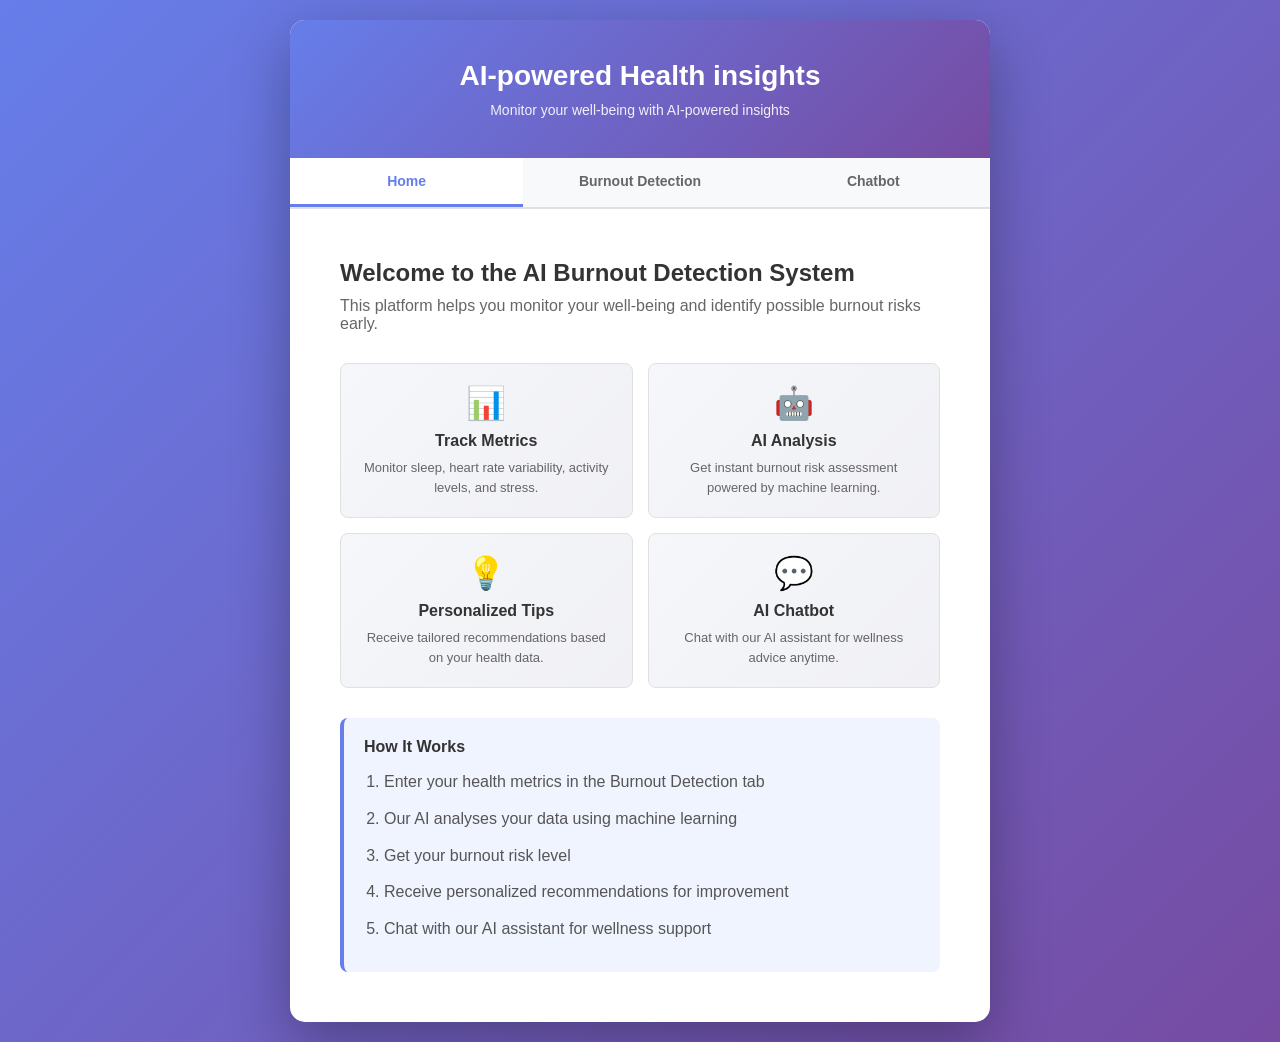
<file: RussellShaun_webdashboard/index.html>
<!DOCTYPE html>
<html lang="en">
<head>
    <meta charset="UTF-8">
    <meta name="viewport" content="width=device-width, initial-scale=1.0">
    <title>AI Burnout Detection</title>
    <link rel="stylesheet" href="style.css">
</head>
<body>
    <div class="container">
        <div class="header">
            <h1>AI-powered Health insights</h1>
            <p>Monitor your well-being with AI-powered insights</p>
        </div>

        <div class="tab-nav">
            <button type="button" class="tab-btn active" data-tab="home">Home</button>
            <button type="button" class="tab-btn" data-tab="burnout">Burnout Detection</button>
            <button type="button" class="tab-btn" data-tab="chatbot">Chatbot</button>
        </div>

        <div class="main-content" id="app">
            <div class="loading">Loading section...</div>
        </div>
    </div>

    <script src="script.js?v=20260219"></script>
</body>
</html>
</file>
<file: RussellShaun_webdashboard/style.css>
* {
    margin: 0;
    padding: 0;
    box-sizing: border-box;
}

body {
    font-family: 'Segoe UI', Tahoma, Geneva, Verdana, sans-serif;
    background: linear-gradient(135deg, #667eea 0%, #764ba2 100%);
    min-height: 100vh;
    display: flex;
    justify-content: center;
    align-items: center;
    padding: 20px;
}

.container {
    background: white;
    border-radius: 15px;
    box-shadow: 0 20px 60px rgba(0, 0, 0, 0.3);
    max-width: 700px;
    width: 100%;
    overflow: hidden;
}

.header {
    background: linear-gradient(135deg, #667eea 0%, #764ba2 100%);
    color: white;
    padding: 40px 20px;
    text-align: center;
}

.header h1 {
    font-size: 28px;
    margin-bottom: 10px;
}

.header p {
    font-size: 14px;
    opacity: 0.9;
}

.main-content {
    padding: 30px;
}

.form-section h2,
.result-section h2 {
    color: #333;
    margin-bottom: 20px;
    font-size: 20px;
}

.form-group {
    margin-bottom: 20px;
}

label {
    display: block;
    margin-bottom: 8px;
    color: #555;
    font-weight: 500;
    font-size: 14px;
}

input[type="number"],
input[type="text"],
input[type="range"] {
    width: 100%;
    padding: 10px;
    border: 2px solid #e0e0e0;
    border-radius: 6px;
    font-size: 14px;
    transition: border-color 0.3s ease;
}

input[type="number"]:focus,
input[type="text"]:focus,
input[type="range"]:focus {
    outline: none;
    border-color: #667eea;
}

.burnout-grid {
    display: grid;
    grid-template-columns: repeat(2, minmax(0, 1fr));
    gap: 16px;
    margin-bottom: 8px;
}

.full-width {
    grid-column: 1 / -1;
}

.select-input {
    width: 100%;
    padding: 10px;
    border: 2px solid #e0e0e0;
    border-radius: 6px;
    font-size: 14px;
    background: #fff;
    transition: border-color 0.3s ease;
}

.select-input:focus {
    outline: none;
    border-color: #667eea;
}

.hidden {
    display: none;
}

input[type="range"] {
    padding: 0;
    height: 6px;
}

#stressValue {
    font-weight: bold;
    color: #667eea;
    font-size: 16px;
}

.help-text {
    display: block;
    font-size: 12px;
    color: #999;
    margin-top: 4px;
}

.disclaimer-text {
    font-size: 12px;
    color: #c0392b;
    margin-top: 4px;
}

.sync-status-panel {
    background: #f8f9fa;
    border: 1px solid #e0e0e0;
    border-radius: 6px;
    padding: 12px;
    margin-bottom: 16px;
}

.sync-status-panel h3 {
    margin-bottom: 6px;
    font-size: 14px;
    color: #333;
}

.sync-status-panel.ok {
    border-color: #28a745;
    background: #eefaf1;
}

.sync-status-panel.warn {
    border-color: #ffc107;
    background: #fff9e8;
}

.sync-status-panel.error {
    border-color: #dc3545;
    background: #fdeeee;
}

.btn-analyze {
    width: 100%;
    padding: 12px;
    background: linear-gradient(135deg, #667eea 0%, #764ba2 100%);
    color: white;
    border: none;
    border-radius: 6px;
    font-size: 16px;
    font-weight: 600;
    cursor: pointer;
    transition: transform 0.2s ease, box-shadow 0.2s ease;
}

.btn-analyze:hover {
    transform: translateY(-2px);
    box-shadow: 0 10px 20px rgba(102, 126, 234, 0.3);
}

.btn-analyze:active {
    transform: translateY(0);
}

.btn-analyze:disabled {
    opacity: 0.6;
    cursor: not-allowed;
}

.result-box {
    padding: 20px;
    border-radius: 8px;
    margin-bottom: 20px;
    text-align: center;
    font-size: 18px;
    font-weight: 600;
}

.result-box.low {
    background: #d4edda;
    color: #155724;
    border: 2px solid #28a745;
}

.result-box.moderate {
    background: #fff3cd;
    color: #856404;
    border: 2px solid #ffc107;
}

.result-box.high {
    background: #f8d7da;
    color: #721c24;
    border: 2px solid #dc3545;
}

.recommendations {
    background: #f8f9fa;
    border-left: 4px solid #667eea;
    padding: 15px;
    border-radius: 6px;
    font-size: 14px;
    line-height: 1.6;
}

.recommendations h3 {
    color: #333;
    margin-bottom: 10px;
    font-size: 16px;
}

.recommendations ul {
    margin-left: 20px;
    color: #555;
}

.recommendations li {
    margin-bottom: 8px;
}

.loading {
    text-align: center;
    color: #667eea;
    font-weight: 600;
}

.error {
    background: #f8d7da;
    color: #721c24;
    padding: 15px;
    border-radius: 6px;
    margin-bottom: 20px;
    border: 1px solid #f5c6cb;
}

/* Tab Navigation */
.tab-nav {
    display: flex;
    background: #f8f9fa;
    border-bottom: 2px solid #e0e0e0;
}

.tab-btn {
    flex: 1;
    padding: 15px 20px;
    border: none;
    background: transparent;
    color: #666;
    font-size: 14px;
    font-weight: 600;
    cursor: pointer;
    transition: all 0.3s ease;
    border-bottom: 3px solid transparent;
}

.tab-btn-link {
    flex: 1;
    padding: 15px 20px;
    border: none;
    background: transparent;
    color: #666;
    font-size: 14px;
    font-weight: 600;
    cursor: pointer;
    transition: all 0.3s ease;
    border-bottom: 3px solid transparent;
    text-decoration: none;
    display: flex;
    align-items: center;
    justify-content: center;
}

.tab-btn-link:hover {
    color: #667eea;
    background: #f0f0f0;
}

.tab-btn {
    flex: 1;
    padding: 15px 20px;
    border: none;
    background: transparent;
    color: #666;
    font-size: 14px;
    font-weight: 600;
    cursor: pointer;
    transition: all 0.3s ease;
    border-bottom: 3px solid transparent;
}

.tab-btn:hover {
    color: #667eea;
    background: #f0f0f0;
}

.tab-btn.active {
    color: #667eea;
    border-bottom-color: #667eea;
    background: white;
}

/* Tab Content */
.tab-content {
    display: none;
    animation: fadeIn 0.3s ease;
}

.tab-content.active {
    display: block;
}

@media (max-width: 768px) {
    .burnout-grid {
        grid-template-columns: 1fr;
    }
}

@keyframes fadeIn {
    from {
        opacity: 0;
    }
    to {
        opacity: 1;
    }
}

/* Home Tab Styles */
.home-section {
    padding: 20px;
}

.home-section h2 {
    color: #333;
    margin-bottom: 10px;
    font-size: 24px;
}

.home-section > p {
    color: #666;
    margin-bottom: 30px;
    font-size: 16px;
}

.features {
    display: grid;
    grid-template-columns: 1fr 1fr;
    gap: 15px;
    margin-bottom: 30px;
}

.feature-card {
    background: linear-gradient(135deg, #f5f7fa 0%, #f0f0f5 100%);
    padding: 20px;
    border-radius: 8px;
    text-align: center;
    border: 1px solid #e0e0e0;
    transition: transform 0.3s ease, box-shadow 0.3s ease;
}

.feature-card:hover {
    transform: translateY(-5px);
    box-shadow: 0 10px 20px rgba(0, 0, 0, 0.1);
}

.feature-icon {
    font-size: 32px;
    margin-bottom: 10px;
}

.feature-card h3 {
    color: #333;
    font-size: 16px;
    margin-bottom: 8px;
}

.feature-card p {
    color: #666;
    font-size: 13px;
    line-height: 1.5;
}

.info-box {
    background: #f0f4ff;
    border-left: 4px solid #667eea;
    padding: 20px;
    border-radius: 8px;
}

.info-box h3 {
    color: #333;
    margin-bottom: 12px;
    font-size: 16px;
}

.info-box ol {
    color: #555;
    margin-left: 20px;
    line-height: 1.8;
}

.info-box li {
    margin-bottom: 8px;
}

/* Chatbot Tab Styles */
.chatbot-section {
    padding: 20px;
    height: 700px;
    display: flex;
    flex-direction: column;
}

.chatbot-section h2 {
    color: #333;
    margin-bottom: 20px;
    font-size: 20px;
}

.chatbot-config {
    display: grid;
    grid-template-columns: repeat(auto-fit, minmax(220px, 1fr));
    gap: 12px;
    margin-bottom: 10px;
    padding: 12px;
    border: 1px solid #e1e5f2;
    border-radius: 8px;
    background: #f7f9ff;
}

.chatbot-config .form-group {
    margin-bottom: 0;
}

.chatbot-config input {
    width: 100%;
    padding: 10px;
    border: 1px solid #d7dceb;
    border-radius: 6px;
}

.chat-history {
    flex: 1;
    overflow-y: auto;
    margin-bottom: 15px;
    padding: 15px;
    background: #f9f9f9;
    border-radius: 8px;
    border: 1px solid #e0e0e0;
}

.chat-message {
    margin-bottom: 12px;
    display: flex;
    animation: slideIn 0.3s ease;
}

@keyframes slideIn {
    from {
        opacity: 0;
        transform: translateY(10px);
    }
    to {
        opacity: 1;
        transform: translateY(0);
    }
}

.message-user {
    justify-content: flex-end;
}

.message-bot {
    justify-content: flex-start;
}

.message-content {
    max-width: 70%;
    padding: 10px 15px;
    border-radius: 8px;
    word-wrap: break-word;
    font-size: 14px;
    line-height: 1.4;
}

.message-user .message-content {
    background: #667eea;
    color: white;
}

.message-bot .message-content {
    background: #e9ecef;
    color: #333;
}

.chat-input-area {
    display: flex;
    gap: 10px;
}

#chatInput {
    flex: 1;
    padding: 12px 15px;
    border: 2px solid #e0e0e0;
    border-radius: 6px;
    font-size: 14px;
    font-family: inherit;
    transition: border-color 0.3s ease;
}

#chatInput:focus {
    outline: none;
    border-color: #667eea;
}

.btn-send {
    padding: 12px 25px;
    background: linear-gradient(135deg, #667eea 0%, #764ba2 100%);
    color: white;
    border: none;
    border-radius: 6px;
    font-weight: 600;
    cursor: pointer;
    transition: transform 0.2s ease, box-shadow 0.2s ease;
}

.btn-send:hover {
    transform: translateY(-2px);
    box-shadow: 0 10px 20px rgba(102, 126, 234, 0.3);
}

.btn-send:active {
    transform: translateY(0);
}

.back-link {
    text-align: center;
    padding: 20px;
    border-top: 1px solid #e0e0e0;
}

.back-link a {
    color: #667eea;
    text-decoration: none;
    font-weight: 600;
    transition: color 0.3s ease;
}

.back-link a:hover {
    color: #764ba2;
}

/* Self-Report Check-In Section */
.self-report-section {
    background: #f4f0ff;
    border: 1px solid #c9b9f5;
    border-radius: 8px;
    padding: 16px;
    margin-bottom: 16px;
}

.self-report-title {
    font-size: 15px;
    color: #333;
    margin-bottom: 4px;
    display: flex;
    align-items: center;
    gap: 8px;
    flex-wrap: wrap;
}

.optional-badge {
    font-size: 11px;
    font-weight: 500;
    color: #764ba2;
    background: #ede5ff;
    border: 1px solid #c9b9f5;
    border-radius: 12px;
    padding: 2px 8px;
}

.range-labels {
    display: flex;
    justify-content: space-between;
    font-size: 11px;
    color: #999;
    margin-top: 4px;
}

.mood-selector {
    display: flex;
    flex-wrap: wrap;
    gap: 8px;
    margin-top: 6px;
}

.mood-option {
    display: flex;
    align-items: center;
    gap: 6px;
    padding: 8px 14px;
    border: 2px solid #e0e0e0;
    border-radius: 20px;
    cursor: pointer;
    font-size: 13px;
    background: #fff;
    transition: border-color 0.2s ease, background 0.2s ease;
    user-select: none;
}

.mood-option:hover {
    border-color: #667eea;
    background: #f0f3ff;
}

.mood-option.checked,
.mood-option input:checked ~ * {
    border-color: #667eea;
    background: #eef1ff;
    color: #4a3ab5;
    font-weight: 600;
}

.mood-option input[type="radio"] {
    display: none;
}

/* Coping Activities Grid */
.coping-grid {
    display: flex;
    flex-wrap: wrap;
    gap: 8px;
    margin-top: 6px;
}

.coping-option {
    display: flex;
    align-items: center;
    gap: 6px;
    padding: 8px 14px;
    border: 2px solid #e0e0e0;
    border-radius: 20px;
    cursor: pointer;
    font-size: 13px;
    background: #fff;
    transition: border-color 0.2s ease, background 0.2s ease;
    user-select: none;
}

.coping-option:hover {
    border-color: #43a85e;
    background: #f0fff4;
}

.coping-option input[type="checkbox"] {
    display: none;
}

.coping-option:has(input:checked) {
    border-color: #43a85e;
    background: #e6f7ec;
    color: #276138;
    font-weight: 600;
}

/* When Garmin watch stress is available — slider stays interactive, note is shown */
.watch-data-available .watch-override-note {
    display: block !important;
    color: #764ba2;
}

.watch-bio-line {
    color: #764ba2;
    font-weight: 500;
}
</file>
